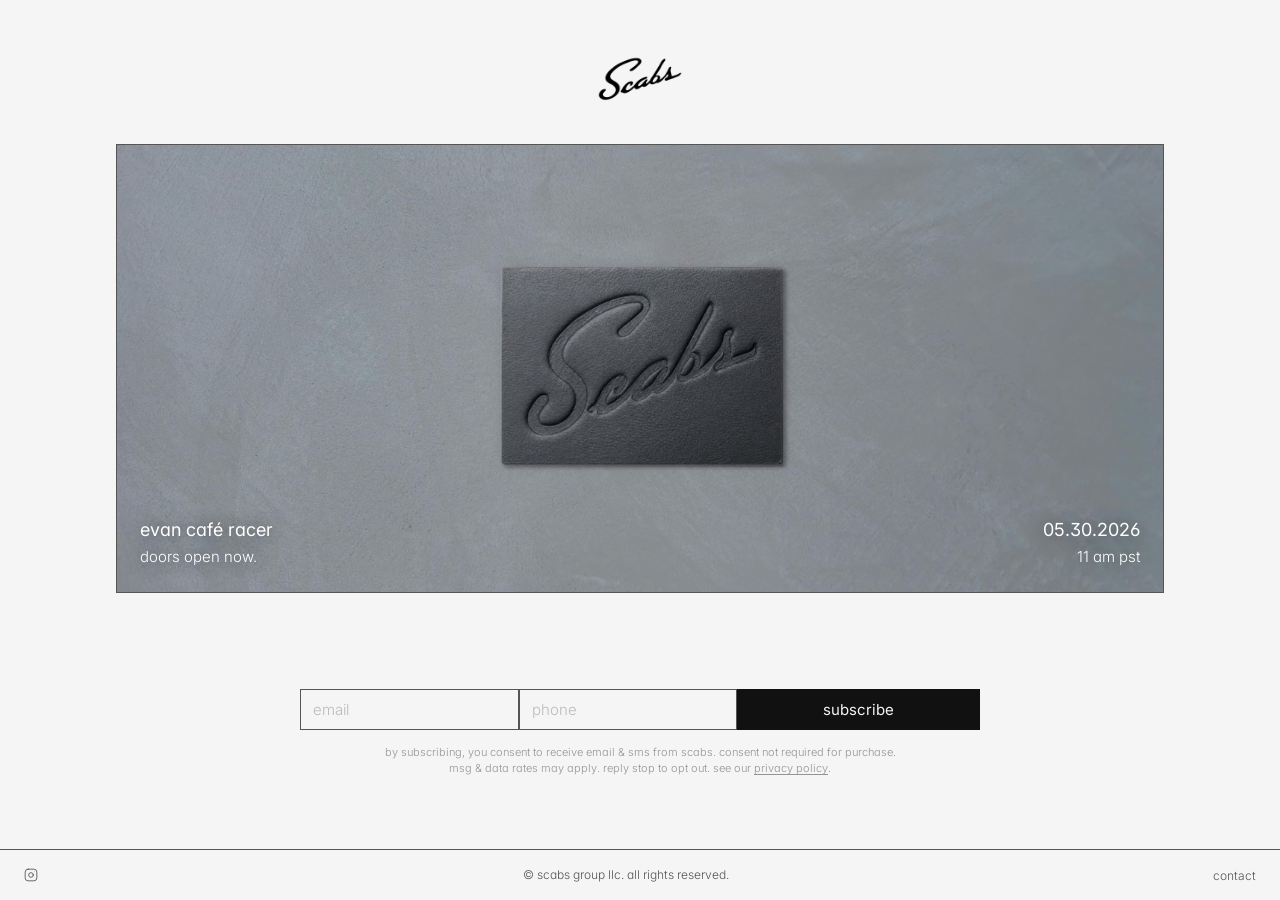
<file: index.html>
<!DOCTYPE html>
<html lang="en">
<head>
  <meta charset="UTF-8">
  <meta name="viewport" content="width=device-width, initial-scale=1.0">
  <meta name="description" content="evan cafe racer — 05.30.2026. scabs group llc.">
  <title>scabs</title>
  <meta name="author" content="@sandithxyz">
  <link rel="icon" href="data:,">
  <link rel="preconnect" href="https://fonts.googleapis.com">
  <link rel="preconnect" href="https://fonts.gstatic.com" crossorigin>
  <link rel="stylesheet" href="https://fonts.googleapis.com/css2?family=Inter:wght@300;400;600&display=swap">
  <link rel="stylesheet" href="styles/main.css">
</head>
<body>

  <!-- ===================== FRAME ===================== -->
  <div class="frame">

    <!-- HEADER -->
    <header class="site-header" role="banner">
      <a href="" class="site-header__logo-link" aria-label="scabs — home">
        <img
          src="assets/logo.webp"
          alt="SCABS GROUP LLC"
          class="site-header__logo"
          decoding="async"
          loading="eager"
        >
      </a>
    </header>

    <!-- MAIN -->
    <main id="main-content">

      <!-- HERO -->
      <section class="hero" aria-label="evan cafe racer event image">
        <div class="hero__wrap">
          <img
            src="assets/ls.jpg"
            alt="evan cafe racer — sunset blvd"
            class="hero__image"
            decoding="async"
            loading="eager"
          >
          <div class="hero__caption hero__caption--left">
            <span class="hero__caption-title">evan café racer</span>
            <span class="hero__caption-eyebrow" id="hero-countdown">—</span>
          </div>
          <div class="hero__caption hero__caption--right">
            <span class="hero__caption-title">05.30.2026</span>
            <span class="hero__caption-eyebrow">11 am pst</span>
          </div>
        </div>
      </section>


    </main>
  </div><!-- /.frame -->

  <!-- ===================== NEWSLETTER ===================== -->
  <section class="newsletter" aria-label="newsletter signup">
    <div class="newsletter__inner">

      <div class="newsletter__form-wrap" id="newsletter-form-wrap">
        <form class="newsletter__form" id="newsletter-form" novalidate aria-label="newsletter signup">
          <div class="newsletter__field-wrap">
            <label class="sr-only" for="nl-email">email address</label>
            <input
              class="newsletter__input"
              type="email"
              id="nl-email"
              name="email"
              placeholder="email"
              autocomplete="email"
              required
              aria-required="true"
            >
          </div>
          <div class="newsletter__field-wrap">
            <label class="sr-only" for="nl-phone">phone number</label>
            <input
              class="newsletter__input"
              type="tel"
              id="nl-phone"
              name="phone"
              placeholder="phone"
              autocomplete="tel"
              required
              aria-required="true"
            >
          </div>
          <button class="newsletter__submit" type="submit">subscribe</button>
        </form>
        <p class="newsletter__success" id="newsletter-success" aria-live="polite">thank you.</p>
      </div>

      <p class="newsletter__legal">by subscribing, you consent to receive email &amp; sms from scabs. consent not required for purchase.<span class="legal-break-desktop"></span> msg &amp; data rates may apply. reply stop to opt out. see our <a href="#" class="newsletter__legal-link" id="privacy-trigger">privacy policy</a>.</p>

    </div>
  </section>

  <!-- ===================== FOOTER ===================== -->
  <footer class="site-footer" role="contentinfo">
    <div class="site-footer__inner">
      <a
        href="https://www.instagram.com/scabsonline"
        class="footer-instagram"
        aria-label="scabs group llc on instagram"
        target="_blank"
        rel="noopener noreferrer"
      >
        <svg xmlns="http://www.w3.org/2000/svg" viewBox="0 0 24 24" width="14" height="14" fill="none" stroke="currentColor" stroke-width="1.5" stroke-linecap="round" stroke-linejoin="round" aria-hidden="true" focusable="false">
          <rect x="2" y="2" width="20" height="20" rx="5" ry="5"/>
          <circle cx="12" cy="12" r="4"/>
          <circle cx="17.5" cy="6.5" r="0.5" fill="currentColor" stroke="none"/>
        </svg>
      </a>
      <p class="footer-copy">© scabs group llc. all rights reserved.</p>
      <button
        class="footer-contact"
        id="contact-trigger"
        type="button"
        aria-haspopup="dialog"
      >contact</button>
    </div>
  </footer>

  <!-- ===================== MODAL ===================== -->
  <div class="modal-backdrop" id="modal-backdrop" aria-hidden="true"></div>

  <div
    class="modal"
    id="contact-modal"
    role="dialog"
    aria-modal="true"
    aria-labelledby="modal-heading"
    aria-hidden="true"
    tabindex="-1"
  >
    <div class="modal__header">
      <h2 class="modal__heading" id="modal-heading">contact</h2>
      <button class="modal__close" id="modal-close" aria-label="close contact modal" type="button">✕</button>
    </div>

    <form class="modal__form" id="contact-form" novalidate>
      <div class="form-group">
        <label class="form-label" for="contact-email">email</label>
        <input
          class="form-input"
          type="email"
          id="contact-email"
          name="email"
          required
          aria-required="true"
          aria-describedby="contact-email-error"
        >
        <span class="form-error" id="contact-email-error" role="alert" aria-live="polite"></span>
      </div>
      <div class="form-group">
        <label class="form-label" for="contact-message">message</label>
        <textarea
          class="form-input form-input--textarea"
          id="contact-message"
          name="message"
          rows="5"
          required
          aria-required="true"
          aria-describedby="contact-message-error"
        ></textarea>
        <span class="form-error" id="contact-message-error" role="alert" aria-live="polite"></span>
      </div>
      <button class="modal__submit" type="submit">send</button>
    </form>

    <div class="modal__success" id="contact-success" hidden aria-live="polite">
      <p>message sent. we'll be in touch.</p>
    </div>
  </div>

  <!-- ===================== PRIVACY POLICY MODAL ===================== -->
  <div class="modal-backdrop" id="privacy-backdrop" aria-hidden="true"></div>

  <div
    class="modal modal--policy"
    id="privacy-modal"
    role="dialog"
    aria-modal="true"
    aria-labelledby="privacy-heading"
    aria-hidden="true"
    tabindex="-1"
  >
    <div class="modal__header">
      <h2 class="modal__heading" id="privacy-heading">scabs online privacy policy</h2>
      <button class="modal__close" id="privacy-close" aria-label="close privacy policy" type="button">✕</button>
    </div>

    <p class="policy__effective">effective may 2026</p>

    <div class="policy__body">

      <p class="policy__intro">scabs respects your privacy and is committed to protecting the personal information you share with us. this privacy policy explains how we collect, use, and safeguard your information when you interact with our website or subscribe to our communications. this privacy policy may be updated from time to time. any changes will be posted on this page with an updated effective date. for questions about this privacy policy or our data practices, <a href="#" class="policy__contact-link" id="policy-contact-1">contact us</a>.</p>

      <div class="policy__section">
        <h3 class="policy__section-heading">information we collect</h3>
        <p>when you subscribe, we may collect your email address, phone number, country, and related metadata such as the time and source of your submission.</p>
      </div>

      <div class="policy__section">
        <h3 class="policy__section-heading">how we use your information</h3>
        <p>we use your information solely to communicate with you about scabs, including early access, product releases, and brand updates via email and sms.</p>
      </div>

      <div class="policy__section">
        <h3 class="policy__section-heading">sms &amp; email communications</h3>
        <p>by subscribing, you consent to receive email and sms communications from scabs. message and data rates may apply. consent is not required for purchase. you may opt out at any time by replying <strong>stop</strong> to an sms or by following the unsubscribe instructions in our emails.</p>
      </div>

      <div class="policy__section">
        <h3 class="policy__section-heading">data sharing</h3>
        <p>we do not sell your personal information. your data may be shared only with trusted service providers who assist us in operating our communications (such as email or sms delivery services), and only for that purpose. california residents have the right to request access to, deletion of, or information about the personal data we collect. to exercise these rights, you may <a href="#" class="policy__contact-link" id="policy-contact-2">contact us</a>.</p>
      </div>

    </div>
  </div>

  <script src="scripts/main.js"></script>
</body>
</html>
</file>
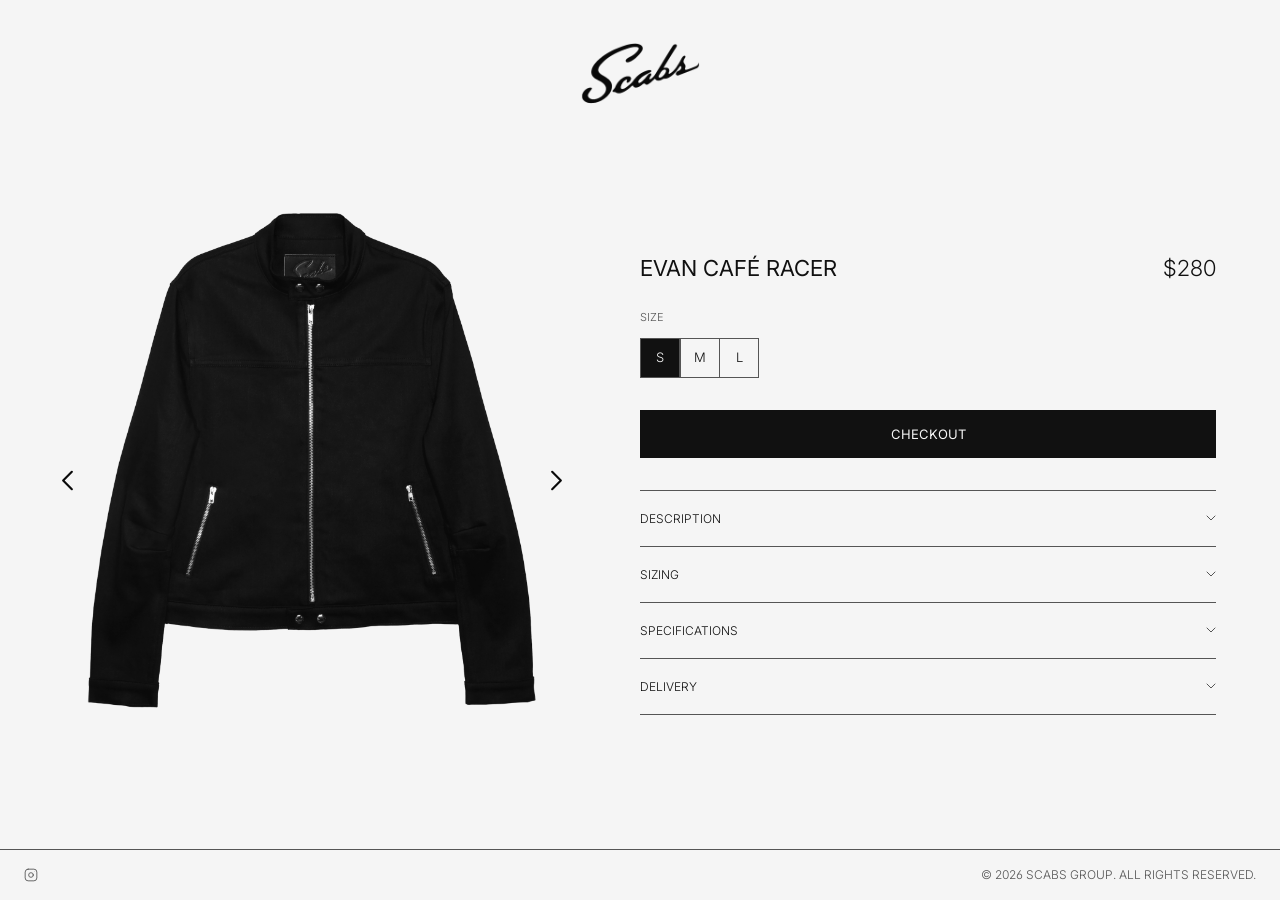
<file: ecom/index.html>
<!DOCTYPE html>
<html lang="en">
<head>
  <meta charset="UTF-8">
  <meta name="viewport" content="width=device-width, initial-scale=1.0">
  <meta name="description" content="evan cafe racer — 05.30.2026. scabs group.">
  <title>scabs</title>
  <meta name="author" content="@sandithxyz">
  <link rel="icon" href="data:,">
  <link rel="preconnect" href="https://fonts.googleapis.com">
  <link rel="preconnect" href="https://fonts.gstatic.com" crossorigin>
  <link rel="stylesheet" href="https://fonts.googleapis.com/css2?family=Inter:wght@300;400;600&display=swap">
  <link rel="stylesheet" href="style.css">
</head>
<body>

  <!-- ===================== FRAME ===================== -->
  <div class="frame">

    <!-- HEADER -->
    <header class="site-header">
      <a href="index.html" class="site-header__logo-link" aria-label="scabs — home">
        <img
          src="assets/logo.webp"
          alt="SCABS GROUP"
          class="site-header__logo"
          decoding="async"
          loading="eager"
        >
      </a>
    </header>

    <!-- MAIN -->
    <main id="main-content" class="ecom-main">
      <div class="product">

        <!-- GALLERY -->
        <div class="product__gallery-wrap">
          <div class="product__gallery" aria-label="product images">

            <div class="gallery__clip">
            <div class="gallery__track">
              <img src="assets/gallery/front.webp" alt="evan café racer — front" class="gallery__img" loading="eager" decoding="async">
              <img src="assets/gallery/back.webp" alt="evan café racer — back" class="gallery__img" loading="lazy" decoding="async">
              <img src="assets/gallery/waist.webp" alt="evan café racer — waist" class="gallery__img" loading="lazy" decoding="async">
              <img src="assets/gallery/arm.webp" alt="evan café racer — arm" class="gallery__img" loading="lazy" decoding="async">
              <img src="assets/gallery/darts.webp" alt="evan café racer — darts" class="gallery__img" loading="lazy" decoding="async">
            </div>
            </div>

            <button class="gallery__btn gallery__btn--prev" type="button" aria-label="previous image">
              <svg width="22" height="13" viewBox="0 0 10 6" fill="none" stroke="currentColor" stroke-width="1" stroke-linecap="round" stroke-linejoin="round" aria-hidden="true">
                <path d="M1 1L5 5L9 1"/>
              </svg>
            </button>
            <button class="gallery__btn gallery__btn--next" type="button" aria-label="next image">
              <svg width="22" height="13" viewBox="0 0 10 6" fill="none" stroke="currentColor" stroke-width="1" stroke-linecap="round" stroke-linejoin="round" aria-hidden="true">
                <path d="M1 1L5 5L9 1"/>
              </svg>
            </button>

            <div class="gallery__dots" aria-hidden="true"></div>

          </div>
        </div>

        <!-- DETAILS -->
        <div class="product__details">

          <div class="product__header">
            <h1 class="product__title">evan caf&eacute; racer</h1>
            <span class="product__price">$280</span>
          </div>

          <div class="product__size-wrap">
            <p class="product__size-label">size</p>
            <div class="product__size-options" role="group" aria-label="select size">
              <input type="radio" name="size" id="size-s" value="s" class="size-input" checked>
              <label for="size-s" class="size-btn" data-size="S">s</label>
              <input type="radio" name="size" id="size-m" value="m" class="size-input">
              <label for="size-m" class="size-btn" data-size="M">m</label>
              <input type="radio" name="size" id="size-l" value="l" class="size-input">
              <label for="size-l" class="size-btn" data-size="L">l</label>
            </div>
          </div>

          <button class="product__checkout" type="button">checkout</button>

          <div class="product__accordion">

            <!-- DESCRIPTION -->
            <div class="accordion-item">
              <button class="accordion-header" type="button" aria-expanded="false">
                description
                <span class="accordion-icon" aria-hidden="true">
                  <svg width="10" height="6" viewBox="0 0 10 6" fill="none" stroke="currentColor" stroke-width="1" stroke-linecap="round" stroke-linejoin="round">
                    <path d="M1 1L5 5L9 1"/>
                  </svg>
                </span>
              </button>
              <div class="accordion-body">
                <div class="accordion-body__inner">
                  <p class="accordion-text">cut from a 12 oz raw stretch denim, the evan caf&eacute; racer features:</p>
                  <ul class="accordion-list">
                    <li>silver hardware</li>
                    <li>flat-felled seams throughout</li>
                    <li>darted elbows</li>
                    <li>front zipper closure</li>
                    <li>zippered front pockets</li>
                    <li>zipper vents at the sleeves</li>
                    <li>back cinches</li>
                    <li>snap closures at collar, waistband, and cuffs</li>
                    <li>vegetable tanned cowhide leather patch</li>
                  </ul>
                </div>
              </div>
            </div>

            <!-- SIZING -->
            <div class="accordion-item">
              <button class="accordion-header" type="button" aria-expanded="false">
                sizing
                <span class="accordion-icon" aria-hidden="true">
                  <svg width="10" height="6" viewBox="0 0 10 6" fill="none" stroke="currentColor" stroke-width="1" stroke-linecap="round" stroke-linejoin="round">
                    <path d="M1 1L5 5L9 1"/>
                  </svg>
                </span>
              </button>
              <div class="accordion-body">
                <div class="accordion-body__inner">
                <div class="sizing-chart">

                  <div class="sizing-chart__header">
                    <span class="sizing-chart__label">size chart</span>
                    <div class="sizing-toggle" role="group" aria-label="unit toggle">
                      <button class="sizing-toggle__btn is-active" data-unit="in" type="button">in</button>
                      <button class="sizing-toggle__btn" data-unit="cm" type="button">cm</button>
                    </div>
                  </div>

                  <div class="sizing-table-wrap">
                    <table class="sizing-table">
                      <thead>
                        <tr>
                          <th class="sizing-table__head sizing-table__head--label">size</th>
                          <th class="sizing-table__head">s</th>
                          <th class="sizing-table__head">m</th>
                          <th class="sizing-table__head">l</th>
                        </tr>
                      </thead>
                      <tbody>
                        <tr>
                          <td class="sizing-table__label">chest</td>
                          <td data-in="20" data-cm="50.8">20</td>
                          <td data-in="21" data-cm="53.3">21</td>
                          <td data-in="22" data-cm="55.9">22</td>
                        </tr>
                        <tr>
                          <td class="sizing-table__label">shoulder</td>
                          <td data-in="17" data-cm="43.2">17</td>
                          <td data-in="17.5" data-cm="44.5">17.5</td>
                          <td data-in="18" data-cm="45.7">18</td>
                        </tr>
                        <tr>
                          <td class="sizing-table__label">length</td>
                          <td data-in="24" data-cm="61.0">24</td>
                          <td data-in="24.5" data-cm="62.2">24.5</td>
                          <td data-in="25" data-cm="63.5">25</td>
                        </tr>
                        <tr>
                          <td class="sizing-table__label">sleeve</td>
                          <td data-in="26.5" data-cm="67.3">26.5</td>
                          <td data-in="26.75" data-cm="68.0">26.75</td>
                          <td data-in="27" data-cm="68.6">27</td>
                        </tr>
                      </tbody>
                    </table>
                  </div>

                  <button class="sizing-calc-trigger" type="button">SIZE CALCULATOR</button>

                </div>
                </div>
              </div>
            </div>

            <!-- SPECIFICATIONS -->
            <div class="accordion-item">
              <button class="accordion-header" type="button" aria-expanded="false">
                specifications
                <span class="accordion-icon" aria-hidden="true">
                  <svg width="10" height="6" viewBox="0 0 10 6" fill="none" stroke="currentColor" stroke-width="1" stroke-linecap="round" stroke-linejoin="round">
                    <path d="M1 1L5 5L9 1"/>
                  </svg>
                </span>
              </button>
              <div class="accordion-body">
                <div class="accordion-body__inner">
                  <dl class="spec-list">
                    <div class="spec-row">
                      <dt class="spec-label">composition</dt>
                      <dd class="spec-value">99% cotton, 1% elastane</dd>
                    </div>
                    <div class="spec-row">
                      <dt class="spec-label">hardware</dt>
                      <dd class="spec-value">snap and zipper closures in silver</dd>
                    </div>
                    <div class="spec-row">
                      <dt class="spec-label">production</dt>
                      <dd class="spec-value">made in los angeles, usa</dd>
                    </div>
                    <div class="spec-row">
                      <dt class="spec-label">care</dt>
                      <dd class="spec-value">hand wash in cold water and air dry. refer to care label for further instructions.</dd>
                    </div>
                  </dl>
                </div>
              </div>
            </div>

            <!-- DELIVERY -->
            <div class="accordion-item">
              <button class="accordion-header" type="button" aria-expanded="false">
                delivery
                <span class="accordion-icon" aria-hidden="true">
                  <svg width="10" height="6" viewBox="0 0 10 6" fill="none" stroke="currentColor" stroke-width="1" stroke-linecap="round" stroke-linejoin="round">
                    <path d="M1 1L5 5L9 1"/>
                  </svg>
                </span>
              </button>
              <div class="accordion-body">
                <div class="accordion-body__inner">
                  <dl class="spec-list">
                    <div class="spec-row">
                      <dt class="spec-label">shipping</dt>
                      <dd class="spec-value">complimentary standard shipping on all u.s. orders, 2–5 days after shipping. same/next day local delivery available within los angeles and orange county.</dd>
                    </div>
                    <div class="spec-row">
                      <dt class="spec-label">returns</dt>
                      <dd class="spec-value">items received in a defective or damaged condition may be returned within fourteen days of delivery for a full refund. all other sales are final.</dd>
                    </div>
                    <div class="spec-row">
                      <dt class="spec-label">contact</dt>
                      <dd class="spec-value">for all other inquiries contact <a href="mailto:info@scabs.online" class="accordion-link">info@scabs.online</a></dd>
                    </div>
                  </dl>
                </div>
              </div>
            </div>

          </div><!-- /.product__accordion -->

        </div><!-- /.product__details -->

      </div><!-- /.product -->
    </main>

  </div><!-- /.frame -->

  <!-- ===================== FOOTER ===================== -->
  <footer class="site-footer">
    <div class="site-footer__inner">
      <a
        href="https://www.instagram.com/scabsonline"
        class="footer-instagram"
        aria-label="scabs group on instagram"
        target="_blank"
        rel="noopener noreferrer"
      >
        <svg xmlns="http://www.w3.org/2000/svg" viewBox="0 0 24 24" width="14" height="14" fill="none" stroke="currentColor" stroke-width="1.5" stroke-linecap="round" stroke-linejoin="round" aria-hidden="true" focusable="false">
          <rect x="2" y="2" width="20" height="20" rx="5" ry="5"/>
          <circle cx="12" cy="12" r="4"/>
          <circle cx="17.5" cy="6.5" r="0.5" fill="currentColor" stroke="none"/>
        </svg>
      </a>
      <p class="footer-copy">© 2026 scabs group<span class="footer-copy__rights">. all rights reserved.</span></p>
    </div>
  </footer>

  <!-- ===================== SIZE CALCULATOR MODAL ===================== -->
  <div class="calc-backdrop" id="calc-backdrop" aria-hidden="true"></div>

  <div
    class="calc-modal"
    id="calc-modal"
    role="dialog"
    aria-modal="true"
    aria-labelledby="calc-modal-heading"
    aria-hidden="true"
    tabindex="-1"
  >
    <div class="calc-modal__header">
      <h2 class="calc-modal__heading" id="calc-modal-heading">size calculator</h2>
      <button class="calc-modal__close" id="calc-modal-close" type="button" aria-label="close size calculator">
        <svg width="12" height="12" viewBox="0 0 12 12" fill="none" stroke="currentColor" stroke-width="1" stroke-linecap="round" aria-hidden="true">
          <line x1="1" y1="1" x2="11" y2="11"/>
          <line x1="11" y1="1" x2="1" y2="11"/>
        </svg>
      </button>
    </div>

    <!-- STEP 1: HEIGHT + WEIGHT -->
    <div class="calc-step" id="calc-step-1">
      <div class="calc-unit-toggle" role="group" aria-label="measurement unit">
        <button class="calc-unit-btn is-active" data-unit="imperial" type="button">imperial</button>
        <button class="calc-unit-btn" data-unit="metric" type="button">metric</button>
      </div>

      <div id="calc-imperial-fields">
        <div class="calc-field-group">
          <label class="calc-label" for="calc-ft">height</label>
          <div class="calc-height-row">
            <input class="calc-input" type="number" id="calc-ft" placeholder="ft" min="4" max="7">
            <input class="calc-input" type="number" id="calc-in" placeholder="in" min="0" max="11">
          </div>
        </div>
        <div class="calc-field-group">
          <label class="calc-label" for="calc-lbs">weight</label>
          <input class="calc-input" type="number" id="calc-lbs" placeholder="lbs" min="80" max="400">
        </div>
        <span class="calc-error" id="calc-imperial-error" role="alert" aria-live="polite"></span>
      </div>

      <div id="calc-metric-fields" hidden>
        <div class="calc-field-group">
          <label class="calc-label" for="calc-cm">height</label>
          <input class="calc-input" type="number" id="calc-cm" placeholder="cm" min="140" max="220">
        </div>
        <div class="calc-field-group">
          <label class="calc-label" for="calc-kg">weight</label>
          <input class="calc-input" type="number" id="calc-kg" placeholder="kg" min="40" max="180">
        </div>
        <span class="calc-error" id="calc-metric-error" role="alert" aria-live="polite"></span>
      </div>

      <button class="calc-btn calc-btn--ghost" id="calc-next" type="button">next</button>
    </div>

    <!-- STEP 2: BODY TYPE -->
    <div class="calc-step" id="calc-step-2" hidden>
      <p class="calc-step-label">body type</p>
      <div class="calc-type-options" role="group" aria-label="select body type">
        <button class="calc-type-btn" data-type="slim" type="button">
          <span class="calc-type-name">slim</span>
          <span class="calc-type-desc">lean frame, minimal mass</span>
        </button>
        <button class="calc-type-btn" data-type="regular" type="button">
          <span class="calc-type-name">regular</span>
          <span class="calc-type-desc">average proportions</span>
        </button>
        <button class="calc-type-btn" data-type="athletic" type="button">
          <span class="calc-type-name">athletic</span>
          <span class="calc-type-desc">muscular, active build</span>
        </button>
        <button class="calc-type-btn" data-type="broad" type="button">
          <span class="calc-type-name">broad</span>
          <span class="calc-type-desc">wider frame, broader shoulders</span>
        </button>
      </div>
      <button class="calc-btn calc-btn--ghost" id="calc-back-2" type="button">back</button>
    </div>

    <!-- STEP 3: RESULT -->
    <div class="calc-step" id="calc-step-3" hidden>
      <p class="calc-step-label">recommended size</p>
      <p class="calc-result" id="calc-result-size">—</p>
      <div class="calc-step-actions">
        <button class="calc-btn calc-btn--primary" id="calc-checkout" type="button">select size</button>
        <button class="calc-btn calc-btn--ghost" id="calc-back" type="button">back</button>
      </div>
    </div>

  </div><!-- /.calc-modal -->

  <!-- ===================== LIGHTBOX ===================== -->
  <div class="lightbox" id="lightbox" role="dialog" aria-modal="true" aria-label="image viewer" aria-hidden="true">
    <button class="lightbox__close" id="lightbox-close" type="button" aria-label="close">
      <svg width="14" height="14" viewBox="0 0 12 12" fill="none" stroke="currentColor" stroke-width="1" stroke-linecap="round" aria-hidden="true">
        <line x1="1" y1="1" x2="11" y2="11"/>
        <line x1="11" y1="1" x2="1" y2="11"/>
      </svg>
    </button>
    <div class="lightbox__stage">
      <div class="lightbox__track"></div>
    </div>
    <button class="lightbox__btn lightbox__btn--prev" type="button" aria-label="previous image">
      <svg width="22" height="13" viewBox="0 0 10 6" fill="none" stroke="currentColor" stroke-width="1" stroke-linecap="round" stroke-linejoin="round" aria-hidden="true">
        <path d="M1 1L5 5L9 1"/>
      </svg>
    </button>
    <button class="lightbox__btn lightbox__btn--next" type="button" aria-label="next image">
      <svg width="22" height="13" viewBox="0 0 10 6" fill="none" stroke="currentColor" stroke-width="1" stroke-linecap="round" stroke-linejoin="round" aria-hidden="true">
        <path d="M1 1L5 5L9 1"/>
      </svg>
    </button>
    <div class="lightbox__dots" aria-hidden="true"></div>
  </div><!-- /.lightbox -->

  <script src="scripts/main.js"></script>
</body>
</html>
</file>
<file: styles/main.css>
/* =============================================================
   EVAN CAFÉ RACER — main.css
   SCABS GROUP LLC
   ============================================================= */

/* ─── DESIGN TOKENS ─────────────────────────────────────────── */
:root {
  /* Color */
  --paper: #F5F5F5;
  --smoke: #555555;
  --onyx:  #111111;

  /* Typography */
  --font: "Inter", system-ui, -apple-system, sans-serif;

  /* Type sizes */
  --text-10: 10px;
  --text-11: 11px;
  --text-12: 12px;
  --text-13: 13px;
  --text-14: 14px;

  /* Spacing */
  --space-2:  8px;
  --space-3:  12px;
  --space-4:  16px;
  --space-5:  20px;
  --space-6:  24px;
  --space-7:  32px;
  --space-8:  40px;
  --space-9:  48px;

  /* Layout */
  --frame-pad: 24px;

  /* Border */
  --border: 0.5px solid var(--smoke);

  /* Transition */
  --transition: 200ms ease;
}


/* ─── RESET ──────────────────────────────────────────────────── */
*, *::before, *::after {
  box-sizing: border-box;
  margin: 0;
  padding: 0;
}

html {
  font-size: 100%;
  -webkit-text-size-adjust: 100%;
}

img {
  display: block;
  max-width: 100%;
}

a {
  color: inherit;
  text-decoration: none;
}

button {
  cursor: pointer;
  font-family: inherit;
  background: none;
  border: none;
  padding: 0;
}

::selection {
  background-color: var(--onyx);
  color: var(--paper);
}


/* ─── BASE ───────────────────────────────────────────────────── */
body {
  background-color: var(--paper);
  color: var(--smoke);
  font-family: var(--font);
  font-size: var(--text-13);
  font-weight: 300;
  line-height: 1.5;
  font-feature-settings: "ss01" 1, "cv11" 1;
  min-height: 100vh;
  min-height: 100dvh;
  display: flex;
  flex-direction: column;
}

/* ─── PAGE LOAD ANIMATION ────────────────────────────────────── */
@keyframes fade-up {
  from { opacity: 0; transform: translateY(8px); }
  to   { opacity: 1; transform: translateY(0); }
}

.site-header  { animation: fade-up 500ms cubic-bezier(0.4, 0, 0.2, 1) both; animation-delay:   0ms; }
.hero         { animation: fade-up 500ms cubic-bezier(0.4, 0, 0.2, 1) both; animation-delay:  80ms; }
.newsletter   { animation: fade-up 500ms cubic-bezier(0.4, 0, 0.2, 1) both; animation-delay: 160ms; }
.site-footer  { animation: fade-up 500ms cubic-bezier(0.4, 0, 0.2, 1) both; animation-delay: 240ms; }

/* ─── FRAME ──────────────────────────────────────────────────── */
.frame {
  padding: var(--frame-pad);
  display: flex;
  flex-direction: column;
}

main {
  display: flex;
  flex-direction: column;
}

/* ─── UTILITIES ──────────────────────────────────────────────── */
.sr-only {
  position: absolute;
  width: 1px;
  height: 1px;
  padding: 0;
  margin: -1px;
  overflow: hidden;
  clip: rect(0, 0, 0, 0);
  white-space: nowrap;
  border-width: 0;
}


/* ─── HEADER ─────────────────────────────────────────────────── */
.site-header {
  display: flex;
  justify-content: center;
  align-items: center;
  height: 120px;
  padding-bottom: 10px;
}

.site-header__logo-link {
  display: inline-flex;
  height: 110px;
  transition: opacity var(--transition);
}

.site-header__logo-link:hover {
  opacity: 0.6;
}

.site-header__logo-link:focus-visible {
  outline: 1.5px solid var(--onyx);
  outline-offset: 3px;
}

.site-header__logo {
  height: 100%;
  width: auto;
  filter: invert(1);
}


/* ─── HERO ───────────────────────────────────────────────────── */
.hero {
  flex-shrink: 0;
}

.hero__wrap {
  position: relative;
  overflow: hidden;
  width: 85%;
  margin-inline: auto;
}

.hero__image {
  width: 100%;
  aspect-ratio: 21 / 9;
  object-fit: cover;
  display: block;
  border: var(--border);
}

.hero__caption {
  position: absolute;
  bottom: var(--frame-pad);
  display: flex;
  flex-direction: column;
  gap: 3px;
  color: #fff;
  text-shadow: 0 1px 16px rgba(0, 0, 0, 0.55);
}

.hero__caption--left  { left: var(--frame-pad); }
.hero__caption--right { right: var(--frame-pad); text-align: right; }

.hero__caption-eyebrow {
  font-size: 15px;
  font-weight: 300;
}

.hero__caption-title {
  font-size: 18px;
  font-weight: 400;
}


/* ─── NEWSLETTER ─────────────────────────────────────────────── */
.newsletter {
  flex: 1;
  display: flex;
  flex-direction: column;
  justify-content: center;
  align-items: center;
}

.newsletter__inner {
  width: 100%;
  display: flex;
  flex-direction: column;
  align-items: center;
  text-align: center;
  padding-inline: var(--frame-pad);
}

.newsletter__form-wrap {
  position: relative;
  width: 100%;
  max-width: 680px;
  display: flex;
  justify-content: center;
}

.newsletter__form {
  display: flex;
  flex-direction: row;
  align-items: stretch;
  justify-content: center;
  width: 100%;
  max-width: 680px;
  transition: opacity 300ms ease;
}

.newsletter__field-wrap {
  flex: 1;
}

.newsletter__input {
  width: 100%;
  height: 100%;
  background: transparent;
  border: var(--border);
  border-radius: 0;
  outline: none;
  font-family: var(--font);
  font-size: 15px;
  font-weight: 300;
  color: var(--onyx);
  padding: 10px 12px;
  transition: border-color var(--transition);
  appearance: none;
  -webkit-appearance: none;
}

.newsletter__field-wrap + .newsletter__field-wrap .newsletter__input {
  margin-left: -0.5px;
}

.newsletter__input::placeholder {
  color: #bbb;
}

.newsletter__input:focus {
  border-color: var(--onyx);
  position: relative;
  z-index: 1;
}

.newsletter__submit {
  flex: 1;
  margin-left: -0.5px;
  font-family: var(--font);
  font-size: 15px;
  font-weight: 400;
  color: var(--paper);
  background-color: var(--onyx);
  border: none;
  border-radius: 0;
  padding: 10px 12px;
  cursor: pointer;
  transition: opacity var(--transition);
}

.newsletter__submit:hover {
  opacity: 0.75;
}

.newsletter__submit:focus-visible {
  outline: 1.5px solid var(--onyx);
  outline-offset: 2px;
}

.newsletter__success {
  position: absolute;
  inset: 0;
  display: flex;
  align-items: center;
  justify-content: center;
  font-size: var(--text-13);
  font-weight: 300;
  color: var(--onyx);
  opacity: 0;
  pointer-events: none;
  transition: opacity 300ms ease;
}

.newsletter__form-wrap.is-subscribed .newsletter__form {
  opacity: 0;
  pointer-events: none;
}

.newsletter__form-wrap.is-subscribed .newsletter__success {
  opacity: 1;
  pointer-events: auto;
}

.newsletter__legal {
  margin-top: 14px;
  font-size: var(--text-11);
  font-weight: 300;
  color: var(--smoke);
  line-height: 1.5;
  opacity: 0.6;
}

.newsletter__legal-link {
  color: inherit;
  text-decoration: underline;
  text-underline-offset: 2px;
  transition: color var(--transition);
}

.newsletter__legal-link:hover {
  color: var(--onyx);
}

.legal-break-desktop {
  display: block;
}

@media (max-width: 768px) {
  .legal-break-desktop {
    display: none;
  }
}


/* ─── FOOTER ─────────────────────────────────────────────────── */
.site-footer {
  border-top: var(--border);
  padding: var(--space-4) var(--frame-pad);
}

.site-footer__inner {
  display: flex;
  align-items: center;
  justify-content: space-between;
}

.footer-instagram {
  color: var(--smoke);
  display: inline-flex;
  align-items: center;
  transition: color var(--transition);
}

.footer-instagram:hover {
  color: var(--onyx);
}

.footer-instagram:focus-visible {
  outline: 1.5px solid var(--onyx);
  outline-offset: 2px;
}

.footer-copy {
  font-size: var(--text-12);
  font-weight: 300;
  color: var(--smoke);
  text-align: center;
}

.footer-contact {
  font-family: var(--font);
  font-size: var(--text-12);
  font-weight: 300;
  color: var(--smoke);
  transition: color var(--transition);
}

.footer-contact:hover {
  color: var(--onyx);
}

.footer-contact:focus-visible {
  outline: 1.5px solid var(--onyx);
  outline-offset: 2px;
}


/* ─── MODAL ──────────────────────────────────────────────────── */
.modal-backdrop {
  position: fixed;
  inset: 0;
  background-color: rgba(17, 17, 17, 0.60);
  z-index: 200;
  opacity: 0;
  pointer-events: none;
  transition: opacity var(--transition);
}

.modal-backdrop.is-visible {
  opacity: 1;
  pointer-events: auto;
}

.modal {
  position: fixed;
  top: 50%;
  left: 50%;
  transform: translate(-50%, -50%);
  z-index: 201;
  background-color: var(--paper);
  border: var(--border);
  border-radius: 0;
  width: calc(100% - var(--space-9));
  max-width: 480px;
  padding: var(--space-7);
  max-height: 90dvh;
  overflow-y: auto;
  opacity: 0;
  pointer-events: none;
  transition: opacity var(--transition);
}

.modal.is-visible {
  opacity: 1;
  pointer-events: auto;
}

.modal__header {
  display: flex;
  align-items: center;
  justify-content: space-between;
  margin-bottom: var(--space-6);
}

.modal__heading {
  font-size: var(--text-14);
  font-weight: 400;
  color: var(--onyx);
}

.modal__close {
  font-size: var(--text-14);
  font-weight: 300;
  color: var(--onyx);
  line-height: 1;
  transition: color var(--transition);
}

.modal__close:hover {
  color: var(--smoke);
}

.modal__close:focus-visible {
  outline: 1.5px solid var(--onyx);
  outline-offset: 2px;
}

.form-group {
  display: flex;
  flex-direction: column;
  gap: var(--space-2);
  margin-bottom: var(--space-5);
}

.form-label {
  font-size: var(--text-11);
  font-weight: 300;
  color: var(--smoke);
}

.form-input {
  font-family: var(--font);
  font-size: var(--text-13);
  font-weight: 300;
  font-feature-settings: "ss01" 1, "cv11" 1;
  color: var(--onyx);
  background: transparent;
  border: 1px solid var(--smoke);
  border-radius: 0;
  padding: var(--space-3) var(--space-4);
  width: 100%;
  outline: none;
  transition: border-color var(--transition);
  appearance: none;
  -webkit-appearance: none;
}

.form-input::placeholder {
  color: var(--smoke);
  opacity: 0.5;
}

.form-input:focus {
  border-color: var(--onyx);
}

.form-input--textarea {
  resize: none;
  min-height: 120px;
  line-height: 1.5;
}

.form-error {
  font-size: var(--text-11);
  font-weight: 300;
  color: var(--smoke);
  min-height: 1em;
}

.modal__submit {
  font-family: var(--font);
  font-size: var(--text-12);
  font-weight: 400;
  color: var(--paper);
  background-color: var(--onyx);
  border: none;
  border-radius: 0;
  padding: var(--space-3) var(--space-4);
  width: 100%;
  cursor: pointer;
  transition: background-color var(--transition);
}

.modal__submit:hover {
  background-color: var(--smoke);
}

.modal__submit:focus-visible {
  outline: 1.5px solid var(--onyx);
  outline-offset: 2px;
}

.modal__success {
  font-size: var(--text-13);
  font-weight: 400;
  color: var(--onyx);
  padding-block: var(--space-5);
}

.modal__success[hidden] {
  display: none;
}


/* ─── PRIVACY POLICY MODAL ───────────────────────────────────── */
.modal--policy {
  max-width: 820px;
  padding: var(--space-6) var(--space-8);
  outline: none;
}

.modal--policy .modal__header {
  position: relative;
  justify-content: center;
}

.modal--policy .modal__heading {
  text-align: center;
  flex: 1;
  font-size: var(--text-13);
  font-weight: 600;
}

.modal--policy .modal__close {
  position: absolute;
  right: 0;
  top: 50%;
  transform: translateY(-50%);
  font-size: var(--text-13);
}

.policy__effective {
  font-size: var(--text-13);
  font-weight: 300;
  color: var(--smoke);
  letter-spacing: 0.04em;
  text-align: center;
  margin-top: calc(-1 * var(--space-3));
  margin-bottom: var(--space-5);
}

.policy__body {
  display: flex;
  flex-direction: column;
  gap: var(--space-4);
}

.policy__intro {
  font-size: var(--text-13);
  font-weight: 300;
  color: var(--smoke);
  line-height: 1.7;
}

.policy__section {
  display: flex;
  flex-direction: column;
  gap: var(--space-2);
}

.policy__section-heading {
  font-size: var(--text-13);
  font-weight: 600;
  color: var(--onyx);
  letter-spacing: 0.01em;
}

.policy__section p {
  font-size: var(--text-13);
  font-weight: 300;
  color: var(--smoke);
  line-height: 1.7;
}

.policy__contact-link {
  color: inherit;
  text-decoration: underline;
  text-underline-offset: 2px;
  transition: color var(--transition);
}

.policy__contact-link:hover {
  color: var(--onyx);
}


/* ─── MOBILE ─────────────────────────────────────────────────── */
@media (max-width: 768px) {
  .site-header {
    height: 130px;
    padding-bottom: 10px;
  }

  .site-header__logo-link {
    height: 120px;
  }

  .hero__wrap {
    width: 100%;
  }

  .hero__image {
    aspect-ratio: 1 / 1;
    object-position: center center;
  }

  .hero__caption-title,
  .hero__caption-eyebrow {
    font-size: var(--text-14);
  }

  .newsletter__inner {
    max-width: 440px;
    padding-inline: 24px;
  }

  .newsletter__form {
    flex-direction: column;
  }

  .newsletter__field-wrap + .newsletter__field-wrap .newsletter__input {
    margin-left: 0;
    margin-top: -0.5px;
  }

  .newsletter__submit {
    margin-left: 0;
    margin-top: -0.5px;
    width: 100%;
    padding-block: 12px;
  }

  .newsletter__legal {
    font-size: var(--text-10);
    line-height: 1.4;
    margin-bottom: 24px;
  }

  .newsletter__input,
  .newsletter__submit,
  .form-input,
  .modal__submit {
    font-size: 14px;
  }

  .modal {
    width: calc(100% - var(--space-7));
    padding: var(--space-5);
    max-height: 82dvh;
    overflow-y: auto;
  }

  .form-group {
    margin-bottom: var(--space-3);
  }

  .form-input--textarea {
    min-height: 80px;
  }

  .modal--policy {
    width: calc(100% - var(--space-6));
    padding: var(--space-4) var(--space-5);
    max-height: 80dvh;
  }

  .modal--policy .modal__header {
    margin-bottom: var(--space-3);
  }

  .policy__effective {
    margin-top: 0;
    margin-bottom: var(--space-3);
  }

  .policy__body {
    gap: var(--space-3);
  }

  .modal--policy .modal__heading,
  .policy__effective,
  .policy__intro,
  .policy__section p,
  .policy__section-heading {
    font-size: 10px;
  }
}
</file>
<file: ecom/style.css>
/* =============================================================
   SCABS GROUP LLC — ecom/style.css
   ============================================================= */

/* ─── DESIGN TOKENS ─────────────────────────────────────────── */
:root {
  /* Color */
  --paper: #F5F5F5;
  --smoke: #555555;
  --onyx:  #111111;
  --dust:  #DBD7D2;

  /* Typography */
  --font: "Inter", system-ui, -apple-system, sans-serif;

  /* Type sizes */
  --text-10: 10px;
  --text-11: 11px;
  --text-12: 12px;
  --text-13: 13px;
  --text-14: 14px;

  /* Spacing */
  --space-2:  8px;
  --space-3:  12px;
  --space-4:  16px;
  --space-5:  20px;
  --space-6:  24px;
  --space-7:  32px;
  --space-8:  40px;
  --space-9:  48px;

  /* Layout */
  --frame-pad: 24px;

  /* Border */
  --border: 0.5px solid var(--smoke);

  /* Transition */
  --transition: 200ms ease;
}


/* ─── RESET ──────────────────────────────────────────────────── */
*, *::before, *::after {
  box-sizing: border-box;
  margin: 0;
  padding: 0;
}

html {
  font-size: 100%;
  -webkit-text-size-adjust: 100%;
}

img {
  display: block;
  max-width: 100%;
}

a {
  color: inherit;
  text-decoration: none;
}

::selection {
  background-color: var(--onyx);
  color: var(--paper);
}


/* ─── BASE ───────────────────────────────────────────────────── */
body {
  background-color: var(--paper);
  color: var(--smoke);
  font-family: var(--font);
  font-size: var(--text-13);
  font-weight: 300;
  line-height: 1.5;
  font-feature-settings: "ss01" 1, "cv11" 1;
  text-transform: uppercase;
  min-height: 100vh;
  min-height: 100dvh;
  display: flex;
  flex-direction: column;
}

/* ─── PAGE LOAD ANIMATION ────────────────────────────────────── */
@keyframes fade-up {
  from { opacity: 0; transform: translateY(6px); }
  to   { opacity: 1; transform: translateY(0); }
}

.site-header { animation: fade-up 900ms cubic-bezier(0.25, 0, 0.1, 1) both; animation-delay:   0ms; }
.ecom-main   { animation: fade-up 900ms cubic-bezier(0.25, 0, 0.1, 1) both; animation-delay:  60ms; }
.site-footer { animation: fade-up 900ms cubic-bezier(0.25, 0, 0.1, 1) both; animation-delay: 120ms; }


/* ─── FRAME ──────────────────────────────────────────────────── */
.frame {
  padding: var(--frame-pad);
  display: flex;
  flex-direction: column;
  flex: 1;
}


/* ─── HEADER ─────────────────────────────────────────────────── */
.site-header {
  display: flex;
  justify-content: center;
  align-items: center;
  height: 120px;
  overflow: visible;
  margin-top: -12px;
  margin-bottom: 0;
}

.site-header__logo-link {
  display: inline-flex;
  height: 120px;
  transition: opacity var(--transition);
}

.site-header__logo-link:hover {
  opacity: 0.6;
}

.site-header__logo-link:focus-visible {
  outline: 1.5px solid var(--onyx);
  outline-offset: 3px;
}

.site-header__logo {
  height: 100%;
  width: auto;
  filter: invert(1);
}


/* ─── ECOM MAIN ──────────────────────────────────────────────── */
.ecom-main {
  flex: 1;
  display: flex;
}


/* ─── PRODUCT LAYOUT ─────────────────────────────────────────── */
.product {
  display: flex;
  flex: 1;
  align-items: flex-start;
}

.product__gallery-wrap {
  flex: 1;
  display: flex;
  justify-content: center;
  align-items: flex-start;
}

.product__gallery {
  background-color: var(--paper);
  position: sticky;
  top: var(--frame-pad);
  aspect-ratio: 4 / 5;
  height: calc(100dvh - 120px - 2 * var(--frame-pad) - 56px);
  overflow: visible;
}

.product__details {
  flex: 1;
  padding: var(--space-9) var(--space-8);
  padding-top: calc(var(--space-9) * 2.5);
}


/* ─── PRODUCT DETAILS ────────────────────────────────────────── */
.product__header {
  display: flex;
  align-items: baseline;
  justify-content: space-between;
  margin-bottom: var(--space-6);
}

.product__title {
  font-size: 22px;
  font-weight: 400;
  color: var(--onyx);
}

.product__price {
  font-size: 22px;
  font-weight: 300;
  color: var(--onyx);
}

/* ─── SIZE ───────────────────────────────────────────────────── */
.product__size-wrap {
  margin-bottom: var(--space-7);
}

.product__size-label {
  font-size: var(--text-11);
  font-weight: 300;
  color: var(--smoke);
  margin-bottom: var(--space-3);
}

.product__size-options {
  display: flex;
}

.size-input {
  position: absolute;
  opacity: 0;
  pointer-events: none;
  width: 0;
  height: 0;
}

.size-btn {
  display: flex;
  align-items: center;
  justify-content: center;
  width: 40px;
  height: 40px;
  border: var(--border);
  margin-left: -0.5px;
  font-family: var(--font);
  font-size: var(--text-13);
  font-weight: 300;
  color: var(--onyx);
  cursor: pointer;
  transition: background-color var(--transition), color var(--transition);
}

.size-input:first-child + .size-btn {
  margin-left: 0;
}

.size-input:checked + .size-btn {
  background-color: var(--onyx);
  color: var(--paper);
}

.size-btn:hover {
  background-color: var(--dust);
  color: var(--onyx);
}


/* ─── CHECKOUT ───────────────────────────────────────────────── */
.product__checkout {
  width: 100%;
  padding: var(--space-4);
  background-color: var(--onyx);
  color: var(--paper);
  font-family: var(--font);
  font-size: var(--text-13);
  font-weight: 400;
  text-transform: uppercase;
  border: none;
  cursor: pointer;
  margin-bottom: var(--space-7);
  transition: background-color var(--transition), color var(--transition);
}

.product__checkout:hover {
  background-color: var(--dust);
  color: var(--onyx);
}

.product__checkout:focus-visible {
  outline: 1.5px solid var(--onyx);
  outline-offset: 2px;
}


/* ─── ACCORDION ──────────────────────────────────────────────── */
.product__accordion {
  border-top: var(--border);
}

.accordion-item {
  border-bottom: var(--border);
}

.accordion-header {
  display: flex;
  align-items: center;
  justify-content: space-between;
  width: 100%;
  padding: var(--space-5) 0;
  font-family: var(--font);
  font-size: var(--text-12);
  font-weight: 300;
  color: var(--onyx);
  background: none;
  border: none;
  cursor: pointer;
  text-align: left;
  text-transform: uppercase;
}

.accordion-icon {
  display: inline-flex;
  align-items: center;
  flex-shrink: 0;
  color: var(--smoke);
}

.accordion-icon svg {
  transition: transform 0.2s linear;
}

.accordion-item.is-open .accordion-icon svg {
  transform: rotate(180deg);
}

.accordion-body {
  height: 0;
  overflow: hidden;
  transition: height 0.25s linear;
}

.accordion-body__inner {
  padding-bottom: var(--space-5);
}

.accordion-text {
  font-size: var(--text-12);
  font-weight: 300;
  color: var(--smoke);
  margin-bottom: var(--space-3);
}

.accordion-list {
  list-style: none;
  display: flex;
  flex-direction: column;
  gap: var(--space-2);
}

.accordion-list li {
  font-size: var(--text-12);
  font-weight: 300;
  color: var(--smoke);
  padding-left: var(--space-4);
  position: relative;
}

.accordion-list li::before {
  content: '·';
  position: absolute;
  left: 0;
}

.spec-list {
  display: flex;
  flex-direction: column;
  gap: var(--space-3);
}

.spec-row {
  display: flex;
  gap: var(--space-6);
}

.spec-label {
  font-size: var(--text-12);
  font-weight: 300;
  color: var(--onyx);
  min-width: 100px;
  flex-shrink: 0;
}

.spec-value {
  font-size: var(--text-12);
  font-weight: 300;
  color: var(--smoke);
  line-height: 1.5;
}

/* ─── SIZING CHART ───────────────────────────────────────────── */
.sizing-chart {
  display: flex;
  flex-direction: column;
  gap: var(--space-5);
}

.sizing-chart__header {
  display: flex;
  align-items: center;
  justify-content: space-between;
}

.sizing-chart__label {
  font-size: var(--text-12);
  font-weight: 300;
  color: var(--onyx);
}

.sizing-toggle {
  display: flex;
}

.sizing-toggle__btn {
  display: flex;
  align-items: center;
  justify-content: center;
  width: 48px;
  height: 28px;
  border: var(--border);
  margin-left: -0.5px;
  font-family: var(--font);
  font-size: var(--text-12);
  font-weight: 300;
  color: var(--onyx);
  background: transparent;
  cursor: pointer;
  text-transform: uppercase;
  transition: background-color var(--transition), color var(--transition);
}

.sizing-toggle__btn:first-child {
  margin-left: 0;
}

.sizing-toggle__btn.is-active {
  background-color: var(--onyx);
  color: var(--paper);
}

.sizing-toggle__btn:not(.is-active):hover {
  background-color: var(--dust);
}

.sizing-table-wrap {
  overflow-x: auto;
}

.sizing-table {
  width: 100%;
  border-collapse: collapse;
  font-size: var(--text-12);
  font-weight: 300;
  table-layout: fixed;
}

.sizing-table__head {
  background-color: var(--dust);
  color: var(--onyx);
  font-weight: 300;
  padding: var(--space-3) var(--space-4);
  border: none;
  text-align: center;
  width: 25%;
}

.sizing-table__head--label {
  text-align: center;
}

.sizing-table tbody tr {
  border-top: 6px solid transparent;
}

.sizing-table td {
  padding: var(--space-3) var(--space-4);
  border: none;
  color: var(--smoke);
  text-align: center;
}

.sizing-table td.sizing-table__label {
  color: var(--onyx);
  text-align: center;
}

.sizing-calc-trigger {
  background: none;
  border: none;
  padding: 0;
  font-family: inherit;
  font-size: var(--text-12);
  font-weight: inherit;
  color: inherit;
  text-decoration: underline;
  text-underline-offset: 2px;
  cursor: pointer;
  transition: color var(--transition);
}

.sizing-calc-trigger:hover {
  color: var(--onyx);
}


.accordion-link {
  color: inherit;
  text-decoration: underline;
  text-underline-offset: 2px;
  transition: color var(--transition);
}

.accordion-link:hover {
  color: var(--onyx);
}


/* ─── GALLERY ────────────────────────────────────────────────── */
.gallery__clip {
  width: 100%;
  height: 100%;
  overflow: hidden;
}

.gallery__track {
  display: flex;
  width: 100%;
  height: 100%;
  transition: transform 0.18s linear; /* overridden by JS when snapping */
}

.gallery__img {
  flex: none;
  width: 100%;
  height: 100%;
  object-fit: cover;
  -webkit-touch-callout: none;
  -webkit-user-select: none;
  user-select: none;
}

.lightbox__img {
  -webkit-touch-callout: none;
  -webkit-user-select: none;
  user-select: none;
}

.gallery__btn {
  position: absolute;
  top: 50%;
  transform: translateY(-50%);
  background: none;
  border: none;
  padding: 4px;
  color: white;
  mix-blend-mode: difference;
  cursor: pointer;
  display: inline-flex;
  align-items: center;
  justify-content: center;
}

.gallery__btn--prev {
  left: 0;
  rotate: 90deg;
}

.gallery__btn--next {
  right: 0;
  rotate: -90deg;
}

.gallery__dots {
  display: none;
}

.gallery__dot {
  width: 6px;
  height: 6px;
  border-radius: 50%;
  background-color: var(--dust);
  border: none;
  padding: 0;
  cursor: pointer;
  transition: background-color var(--transition);
  flex-shrink: 0;
}

.gallery__dot:hover,
.gallery__dot.is-active {
  background-color: var(--onyx);
}



/* ─── FOOTER ─────────────────────────────────────────────────── */
.site-footer {
  border-top: var(--border);
  padding: var(--space-4) var(--frame-pad);
}

.site-footer__inner {
  display: flex;
  align-items: center;
  justify-content: space-between;
}

.footer-instagram {
  color: var(--smoke);
  display: inline-flex;
  align-items: center;
  transition: color var(--transition);
}

.footer-instagram:hover {
  color: var(--onyx);
}

.footer-instagram:focus-visible {
  outline: 1.5px solid var(--onyx);
  outline-offset: 2px;
}

.footer-copy {
  font-size: var(--text-12);
  font-weight: 300;
  color: var(--smoke);
  text-align: right;
}


/* ─── SIZE CALCULATOR MODAL ──────────────────────────────────── */
.calc-backdrop {
  position: fixed;
  inset: 0;
  background-color: rgba(17, 17, 17, 0.60);
  z-index: 200;
  opacity: 0;
  pointer-events: none;
  transition: opacity var(--transition);
}

.calc-backdrop.is-visible {
  opacity: 1;
  pointer-events: auto;
}

/* ─── LIGHTBOX ───────────────────────────────────────────────── */

.lightbox {
  position: fixed;
  inset: 0;
  z-index: 300;
  background-color: var(--paper);
  display: flex;
  align-items: center;
  justify-content: center;
  opacity: 0;
  pointer-events: none;
  transition: opacity 250ms ease;
}

.lightbox.is-visible {
  opacity: 1;
  pointer-events: auto;
}

.lightbox__stage {
  width: 100%;
  height: 100%;
  overflow: hidden;
}

.lightbox__track {
  display: flex;
  width: 100%;
  height: 100%;
  transition: transform 0.18s linear;
}

.lightbox__img {
  flex: none;
  width: 100%;
  height: 100%;
  object-fit: contain;
  padding: 60px var(--space-9);
}

.lightbox__close {
  position: absolute;
  top: var(--frame-pad);
  right: var(--frame-pad);
  background: none;
  border: none;
  color: var(--onyx);
  cursor: pointer;
  padding: var(--space-2);
  transition: opacity var(--transition);
}

.lightbox__close:hover {
  opacity: 0.6;
}

.lightbox__btn {
  position: absolute;
  top: 50%;
  transform: translateY(-50%);
  background: none;
  border: none;
  color: var(--onyx);
  cursor: pointer;
  padding: 4px;
  transition: opacity var(--transition);
  display: inline-flex;
  align-items: center;
  justify-content: center;
}

.lightbox__btn:hover {
  opacity: 0.6;
}

.lightbox__btn--prev {
  left: var(--frame-pad);
  rotate: 90deg;
}

.lightbox__btn--next {
  right: var(--frame-pad);
  rotate: -90deg;
}

.lightbox__dots {
  position: absolute;
  bottom: var(--space-7);
  left: 0;
  right: 0;
  display: none;
  gap: 8px;
  justify-content: center;
  align-items: center;
}

.lightbox__dot {
  width: 6px;
  height: 6px;
  border-radius: 50%;
  background-color: var(--dust);
  border: none;
  padding: 0;
  cursor: pointer;
  flex-shrink: 0;
  transition: background-color var(--transition);
}

.lightbox__dot:hover,
.lightbox__dot.is-active {
  background-color: var(--onyx);
}

@media (max-width: 768px) {
  .lightbox__btn {
    display: none;
  }

  .lightbox__dots {
    display: flex;
  }

  .lightbox__img {
    padding: 60px var(--space-5);
  }
}

/* ─── CALC MODAL ─────────────────────────────────────────────── */

.calc-modal {
  position: fixed;
  top: 50%;
  left: 50%;
  transform: translate(-50%, -50%);
  z-index: 201;
  background-color: var(--paper);
  border: var(--border);
  width: calc(100% - var(--space-9));
  max-width: 420px;
  padding: var(--space-7);
  max-height: 90dvh;
  overflow-y: auto;
  opacity: 0;
  pointer-events: none;
  transition: opacity var(--transition);
  outline: none;
}

.calc-modal.is-visible {
  opacity: 1;
  pointer-events: auto;
}

.calc-modal__header {
  display: flex;
  align-items: center;
  justify-content: space-between;
  margin-bottom: var(--space-7);
}

.calc-modal__heading {
  font-size: var(--text-13);
  font-weight: 400;
  color: var(--onyx);
}

.calc-modal__close {
  background: none;
  border: none;
  padding: 0;
  color: var(--smoke);
  display: inline-flex;
  align-items: center;
  cursor: pointer;
  transition: color var(--transition);
}

.calc-modal__close:hover {
  color: var(--onyx);
}

.calc-modal__close:focus-visible {
  outline: 1.5px solid var(--onyx);
  outline-offset: 2px;
}

.calc-step {
  display: flex;
  flex-direction: column;
  gap: var(--space-5);
}

.calc-step[hidden] {
  display: none;
}

.calc-unit-toggle {
  display: flex;
}

.calc-unit-btn {
  flex: 1;
  padding: var(--space-3);
  border: var(--border);
  margin-left: -0.5px;
  font-family: var(--font);
  font-size: var(--text-12);
  font-weight: 300;
  color: var(--onyx);
  background: transparent;
  cursor: pointer;
  text-transform: uppercase;
  transition: background-color var(--transition), color var(--transition);
}

.calc-unit-btn:first-child {
  margin-left: 0;
}

.calc-unit-btn.is-active {
  background-color: var(--onyx);
  color: var(--paper);
}

.calc-unit-btn:not(.is-active):hover {
  background-color: var(--dust);
}

.calc-field-group {
  display: flex;
  flex-direction: column;
  gap: var(--space-2);
  margin-top: var(--space-4);
}

.calc-field-group:first-child {
  margin-top: 0;
}

.calc-label {
  font-size: var(--text-11);
  font-weight: 300;
  color: var(--smoke);
}

.calc-height-row {
  display: flex;
  gap: var(--space-3);
}

.calc-input {
  width: 100%;
  font-family: var(--font);
  font-size: var(--text-13);
  font-weight: 300;
  color: var(--onyx);
  background: transparent;
  border: var(--border);
  padding: var(--space-3) var(--space-4);
  outline: none;
  appearance: none;
  -webkit-appearance: none;
  transition: border-color var(--transition);
}

.calc-input:focus {
  border-color: var(--onyx);
}

.calc-input[type="number"]::-webkit-outer-spin-button,
.calc-input[type="number"]::-webkit-inner-spin-button {
  -webkit-appearance: none;
  margin: 0;
}

.calc-input[type="number"] {
  -moz-appearance: textfield;
}

.calc-input::placeholder {
  color: var(--smoke);
  opacity: 0.5;
}

.calc-error {
  display: block;
  font-size: var(--text-11);
  font-weight: 300;
  color: var(--smoke);
  margin-top: var(--space-4);
}

.calc-btn {
  width: 100%;
  padding: var(--space-3) var(--space-4);
  font-family: var(--font);
  font-size: var(--text-12);
  font-weight: 400;
  text-transform: uppercase;
  cursor: pointer;
  transition: background-color var(--transition), color var(--transition);
}

.calc-btn--primary {
  background-color: var(--onyx);
  color: var(--paper);
  border: none;
}

.calc-btn--primary:hover {
  background-color: var(--dust);
  color: var(--onyx);
}

.calc-btn--ghost {
  background: transparent;
  color: var(--onyx);
  border: var(--border);
}

.calc-btn--ghost:hover {
  background-color: var(--dust);
}

.calc-step-label {
  font-size: var(--text-11);
  font-weight: 300;
  color: var(--smoke);
}

.calc-type-options {
  display: grid;
  grid-template-columns: 1fr 1fr;
  gap: 0;
}

.calc-type-btn {
  display: flex;
  flex-direction: column;
  align-items: flex-start;
  gap: var(--space-2);
  padding: var(--space-4);
  border: var(--border);
  margin-top: -0.5px;
  margin-left: -0.5px;
  font-family: var(--font);
  color: var(--onyx);
  background: transparent;
  cursor: pointer;
  text-align: left;
  text-transform: uppercase;
  transition: background-color var(--transition), color var(--transition);
}

.calc-type-btn:nth-child(1),
.calc-type-btn:nth-child(2) {
  margin-top: 0;
}

.calc-type-btn:nth-child(odd) {
  margin-left: 0;
}

.calc-type-btn:hover {
  background-color: var(--dust);
  color: var(--onyx);
}

.calc-type-btn.is-active {
  background-color: var(--onyx);
  color: var(--paper);
}

.calc-type-name {
  font-size: var(--text-12);
  font-weight: 400;
}

.calc-type-desc {
  font-size: var(--text-10);
  font-weight: 300;
  line-height: 1.4;
  text-transform: none;
}

.calc-result {
  font-size: 48px;
  font-weight: 300;
  color: var(--onyx);
  text-align: center;
  padding-block: var(--space-5);
}

.calc-step-actions {
  display: flex;
  flex-direction: column;
  gap: var(--space-3);
}


/* ─── MOBILE ─────────────────────────────────────────────────── */
@media (max-width: 768px) {
  .site-header {
    height: 130px;
  }

  .site-header__logo-link {
    height: 120px;
  }

  .product {
    flex-direction: column;
  }

  .product__gallery-wrap {
    flex: none;
    width: 100%;
    display: block;
  }

  .product__gallery {
    position: relative;
    width: calc(100% - 2 * var(--space-5));
    aspect-ratio: 4 / 5;
    height: auto;
    margin-inline: var(--space-5);
  }

  .gallery__btn {
    display: none;
  }

  .gallery__dots {
    display: flex;
    gap: 8px;
    justify-content: center;
    align-items: center;
    padding-top: var(--space-5);
    padding-bottom: var(--space-5);
  }

  .product__details {
    padding: var(--space-5) var(--space-5);
  }


  .calc-modal {
    width: calc(100% - 88px);
  }

  .site-footer {
    margin-top: -16px;
    padding-bottom: calc(var(--space-4) + 16px);
  }

  .footer-copy__rights {
    display: none;
  }
}
</file>
